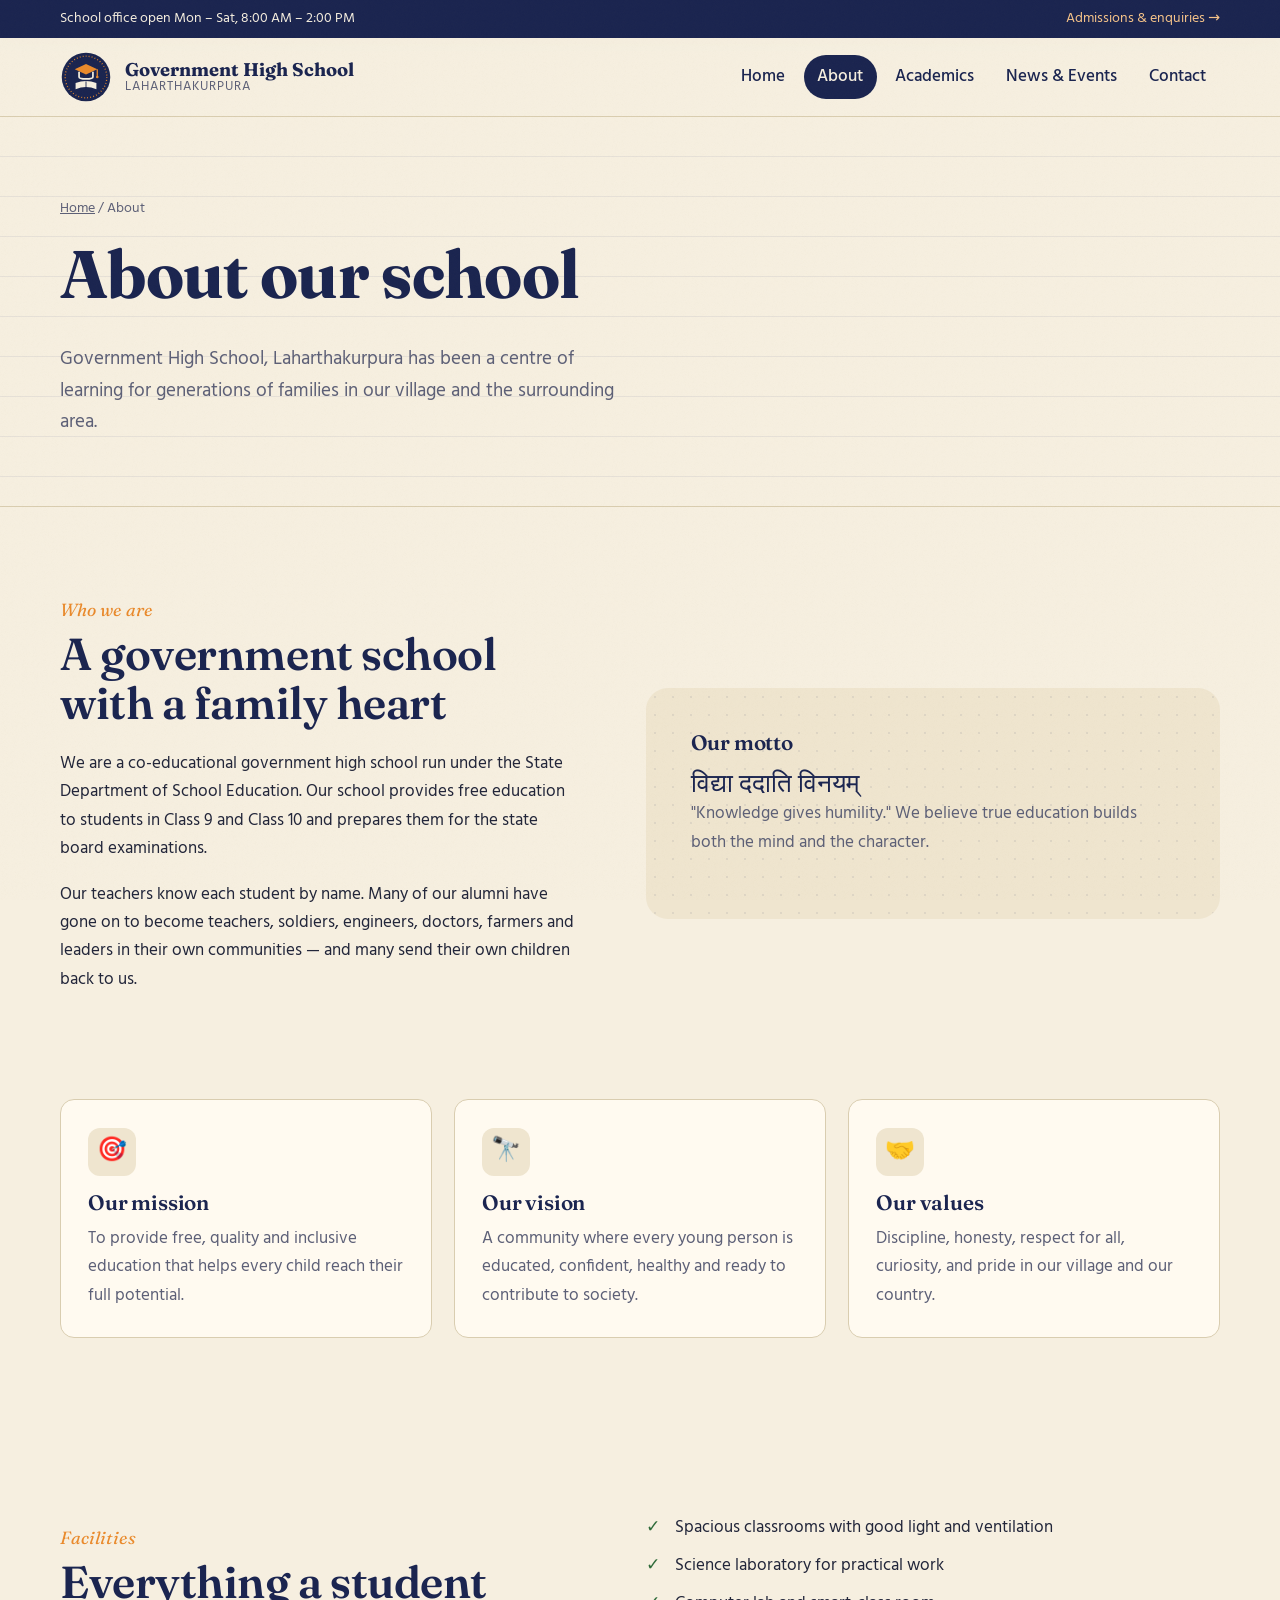
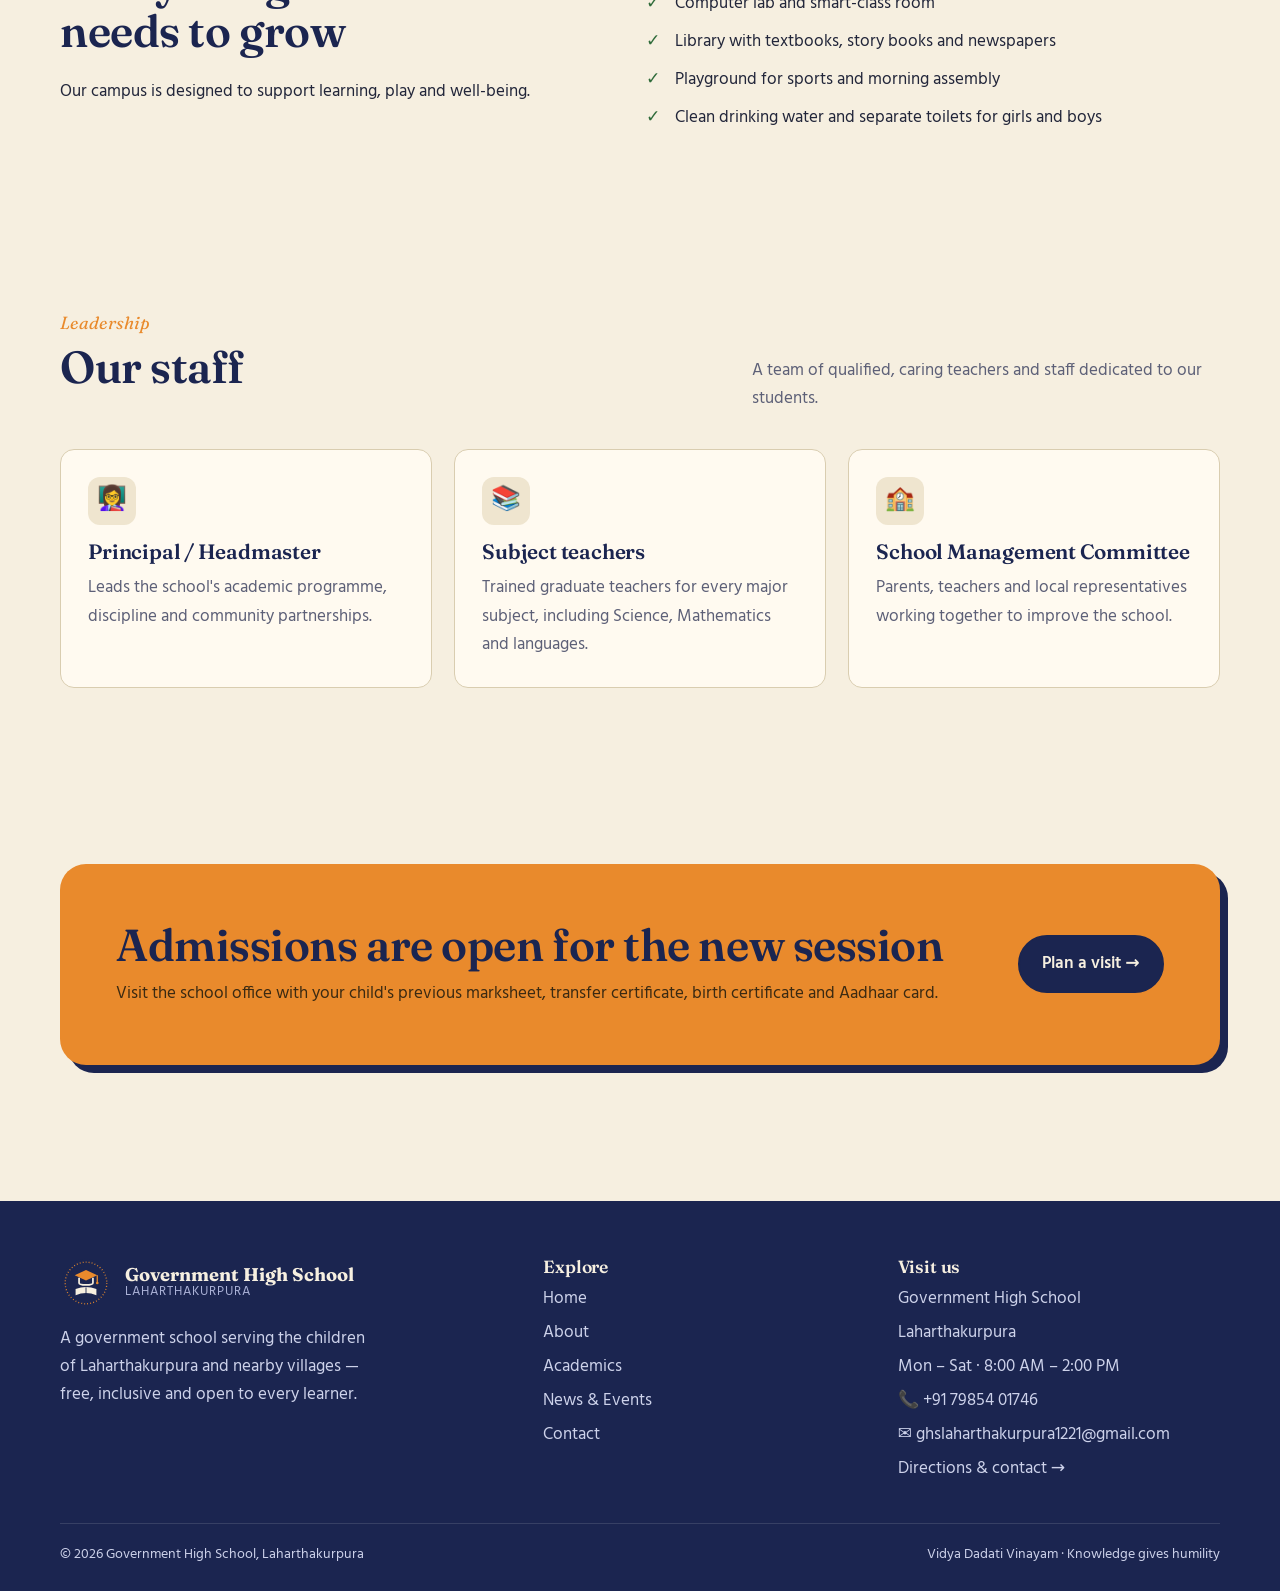
<file: about.html>
<!doctype html>
<html lang="en">
<head>
<meta charset="utf-8">
<meta name="viewport" content="width=device-width, initial-scale=1">
<title>About Us · Government High School, Laharthakurpura</title>
<meta name="description" content="History, vision and values of Government High School, Laharthakurpura.">
<link rel="icon" href="/favicon.svg" type="image/svg+xml">
<link rel="preconnect" href="https://fonts.googleapis.com">
<link rel="preconnect" href="https://fonts.gstatic.com" crossorigin>
<link href="https://fonts.googleapis.com/css2?family=Caveat:wght@500;700&family=Fraunces:ital,opsz,wght@0,9..144,500..700;1,9..144,500..700&family=Hind:wght@400;500;600&display=swap" rel="stylesheet">
<link rel="stylesheet" href="/assets/styles.css">
</head>
<body>
<a class="skip" href="#main">Skip to content</a>
<div class="strip"><div class="wrap">
  <span>School office open Mon – Sat, 8:00 AM – 2:00 PM</span>
  <span><a href="/contact.html">Admissions &amp; enquiries →</a></span>
</div></div>
<header class="site-header">
  <div class="wrap">
    <a class="brand" href="/">
      <img src="/assets/crest.svg" alt="" width="52" height="52">
      <span class="brand-text"><strong>Government High School</strong><span>Laharthakurpura</span></span>
    </a>
    <button class="nav-toggle" aria-expanded="false" aria-controls="site-nav">Menu</button>
    <nav class="nav" id="site-nav" aria-label="Main">
      <ul><li><a href="/">Home</a></li><li><a href="/about.html" aria-current="page">About</a></li><li><a href="/academics.html">Academics</a></li><li><a href="/news.html">News &amp; Events</a></li><li><a href="/contact.html">Contact</a></li></ul>
    </nav>
  </div>
</header>
<main id="main">


<section class="page-head">
  <div class="wrap">
    <div class="crumbs reveal"><a href="/">Home</a> / About</div>
    <h1 class="reveal d1">About our school</h1>
    <p class="reveal d2">Government High School, Laharthakurpura has been a centre of learning for generations of families in our village and the surrounding area.</p>
  </div>
</section>
<section>
  <div class="wrap split">
    <div class="on-scroll">
      <span class="kicker">Who we are</span>
      <h2>A government school with a family heart</h2>
      <p>We are a co-educational government high school run under the State Department of School Education. Our school provides free education to students in Class 9 and Class 10 and prepares them for the state board examinations.</p>
      <p>Our teachers know each student by name. Many of our alumni have gone on to become teachers, soldiers, engineers, doctors, farmers and leaders in their own communities — and many send their own children back to us.</p>
    </div>
    <div class="panel on-scroll">
      <h3>Our motto</h3>
      <p class="quote" style="border:0;padding:0;font-size:1.6rem">विद्या ददाति विनयम्</p>
      <p style="color:var(--muted)">"Knowledge gives humility." We believe true education builds both the mind and the character.</p>
    </div>
  </div>
</section>

<section style="padding-top:0">
  <div class="wrap">
    <div class="cards">
      <article class="card on-scroll"><div class="icon" aria-hidden="true">🎯</div><h3>Our mission</h3><p>To provide free, quality and inclusive education that helps every child reach their full potential.</p></article>
      <article class="card on-scroll"><div class="icon" aria-hidden="true">🔭</div><h3>Our vision</h3><p>A community where every young person is educated, confident, healthy and ready to contribute to society.</p></article>
      <article class="card on-scroll"><div class="icon" aria-hidden="true">🤝</div><h3>Our values</h3><p>Discipline, honesty, respect for all, curiosity, and pride in our village and our country.</p></article>
    </div>
  </div>
</section>

<section>
  <div class="wrap split">
    <div class="on-scroll">
      <span class="kicker">Facilities</span>
      <h2>Everything a student needs to grow</h2>
      <p>Our campus is designed to support learning, play and well-being.</p>
    </div>
    <ul class="ticks on-scroll">
      <li>Spacious classrooms with good light and ventilation</li>
      <li>Science laboratory for practical work</li>
      <li>Computer lab and smart-class room</li>
      <li>Library with textbooks, story books and newspapers</li>
      <li>Playground for sports and morning assembly</li>
      <li>Clean drinking water and separate toilets for girls and boys</li>
    </ul>
  </div>
</section>

<section>
  <div class="wrap">
    <div class="section-head on-scroll"><div><span class="kicker">Leadership</span><h2>Our staff</h2></div><p>A team of qualified, caring teachers and staff dedicated to our students.</p></div>
    <div class="cards">
      <article class="card on-scroll"><div class="icon" aria-hidden="true">👩‍🏫</div><h3>Principal / Headmaster</h3><p>Leads the school's academic programme, discipline and community partnerships.</p></article>
      <article class="card on-scroll"><div class="icon" aria-hidden="true">📚</div><h3>Subject teachers</h3><p>Trained graduate teachers for every major subject, including Science, Mathematics and languages.</p></article>
      <article class="card on-scroll"><div class="icon" aria-hidden="true">🏫</div><h3>School Management Committee</h3><p>Parents, teachers and local representatives working together to improve the school.</p></article>
    </div>
  </div>
</section>

<section>
  <div class="wrap">
    <div class="cta on-scroll">
      <div>
        <h2>Admissions are open for the new session</h2>
        <p>Visit the school office with your child's previous marksheet, transfer certificate, birth certificate and Aadhaar card.</p>
      </div>
      <a class="btn" href="/contact.html">Plan a visit →</a>
    </div>
  </div>
</section>
</main>
<footer class="site-footer">
  <div class="wrap">
    <div class="footer-grid">
      <div>
        <a class="brand" href="/" style="color:var(--paper)">
          <img src="/assets/crest.svg" alt="" width="52" height="52">
          <span class="brand-text"><strong>Government High School</strong><span style="color:#aab1d6">Laharthakurpura</span></span>
        </a>
        <p style="margin-top:1rem;max-width:36ch">A government school serving the children of Laharthakurpura and nearby villages — free, inclusive and open to every learner.</p>
      </div>
      <div>
        <h3>Explore</h3>
        <ul><li><a href="/">Home</a></li><li><a href="/about.html">About</a></li><li><a href="/academics.html">Academics</a></li><li><a href="/news.html">News &amp; Events</a></li><li><a href="/contact.html">Contact</a></li></ul>
      </div>
      <div>
        <h3>Visit us</h3>
        <ul>
          <li>Government High School</li>
          <li>Laharthakurpura</li>
          <li>Mon – Sat · 8:00 AM – 2:00 PM</li>
          <li><a href="tel:+917985401746">📞 +91 79854 01746</a></li>
          <li><a href="mailto:ghslaharthakurpura1221@gmail.com">✉️ ghslaharthakurpura1221@gmail.com</a></li>
          <li><a href="/contact.html">Directions &amp; contact →</a></li>
        </ul>
      </div>
    </div>
    <div class="footer-bottom">
      <span>© <span data-year></span> Government High School, Laharthakurpura</span>
      <span>Vidya Dadati Vinayam · Knowledge gives humility</span>
    </div>
  </div>
</footer>
<script src="/assets/main.js" defer></script>
</body>
</html>
</file>
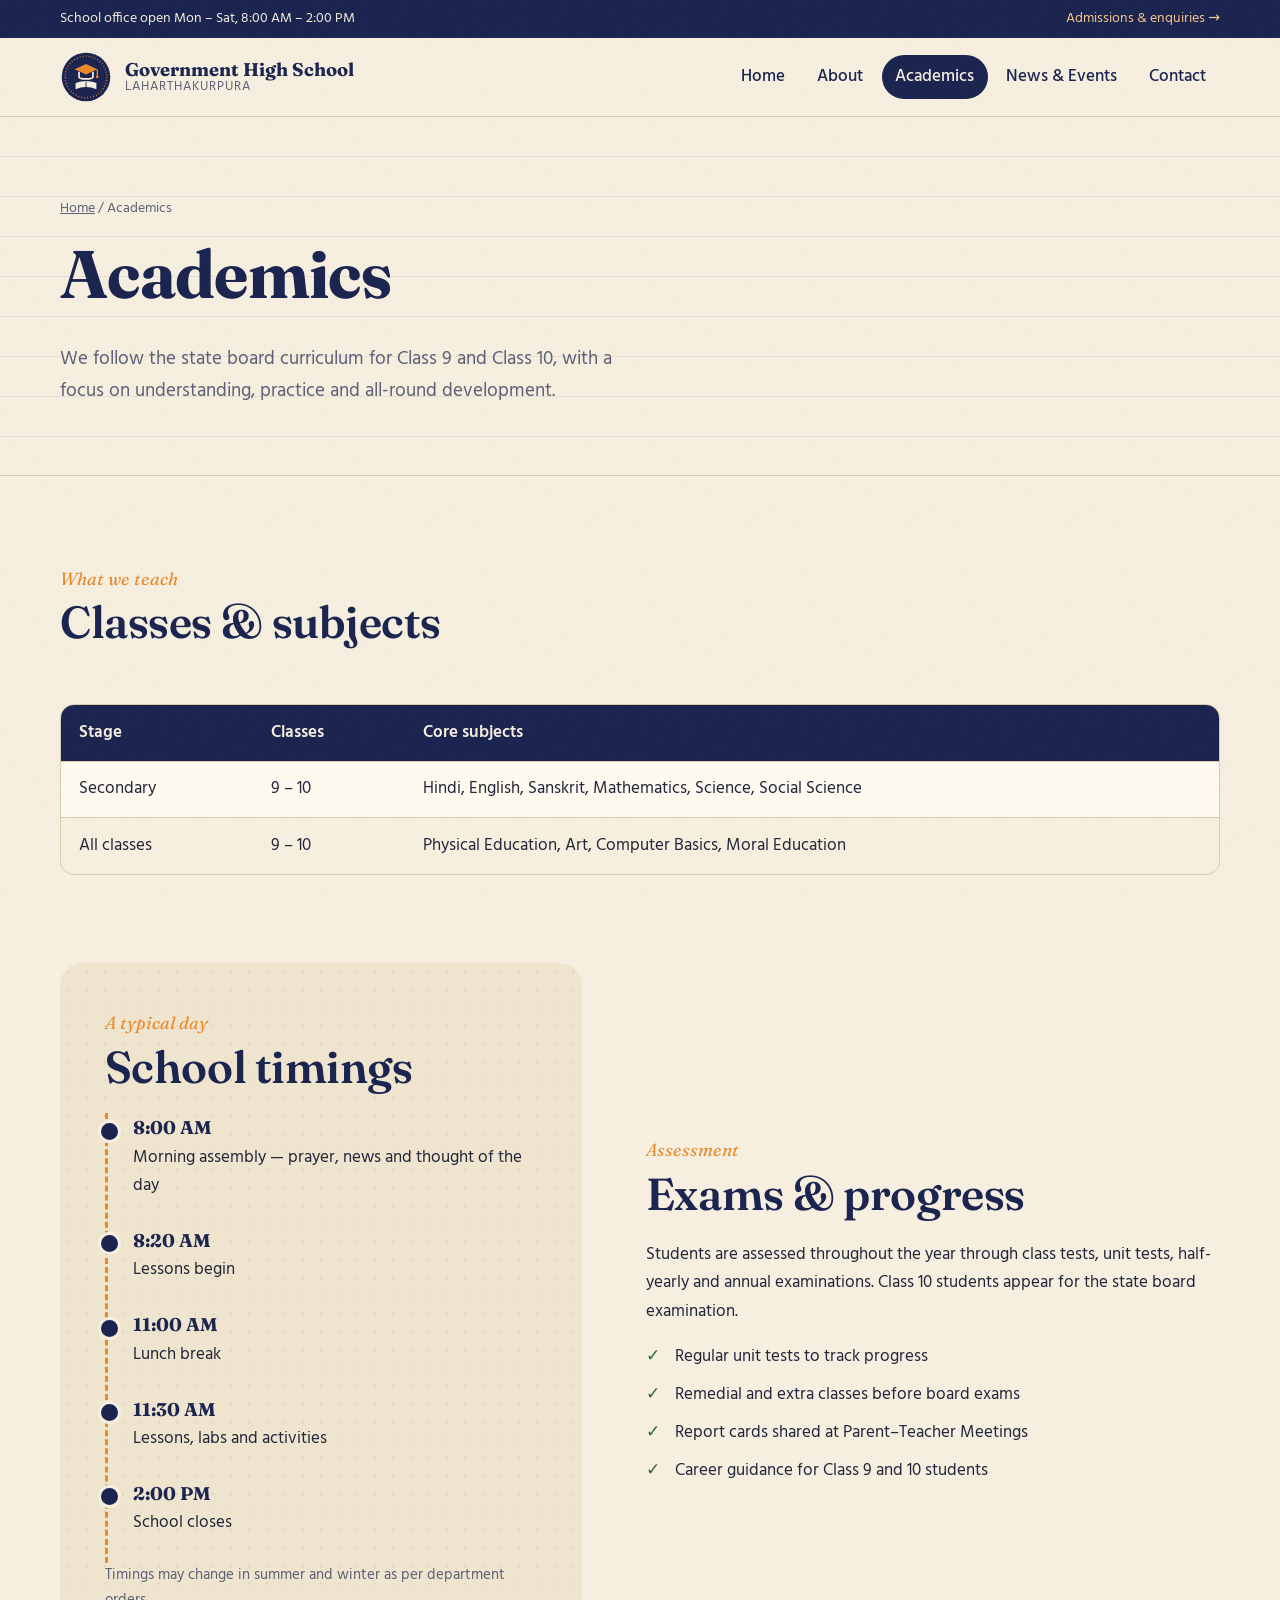
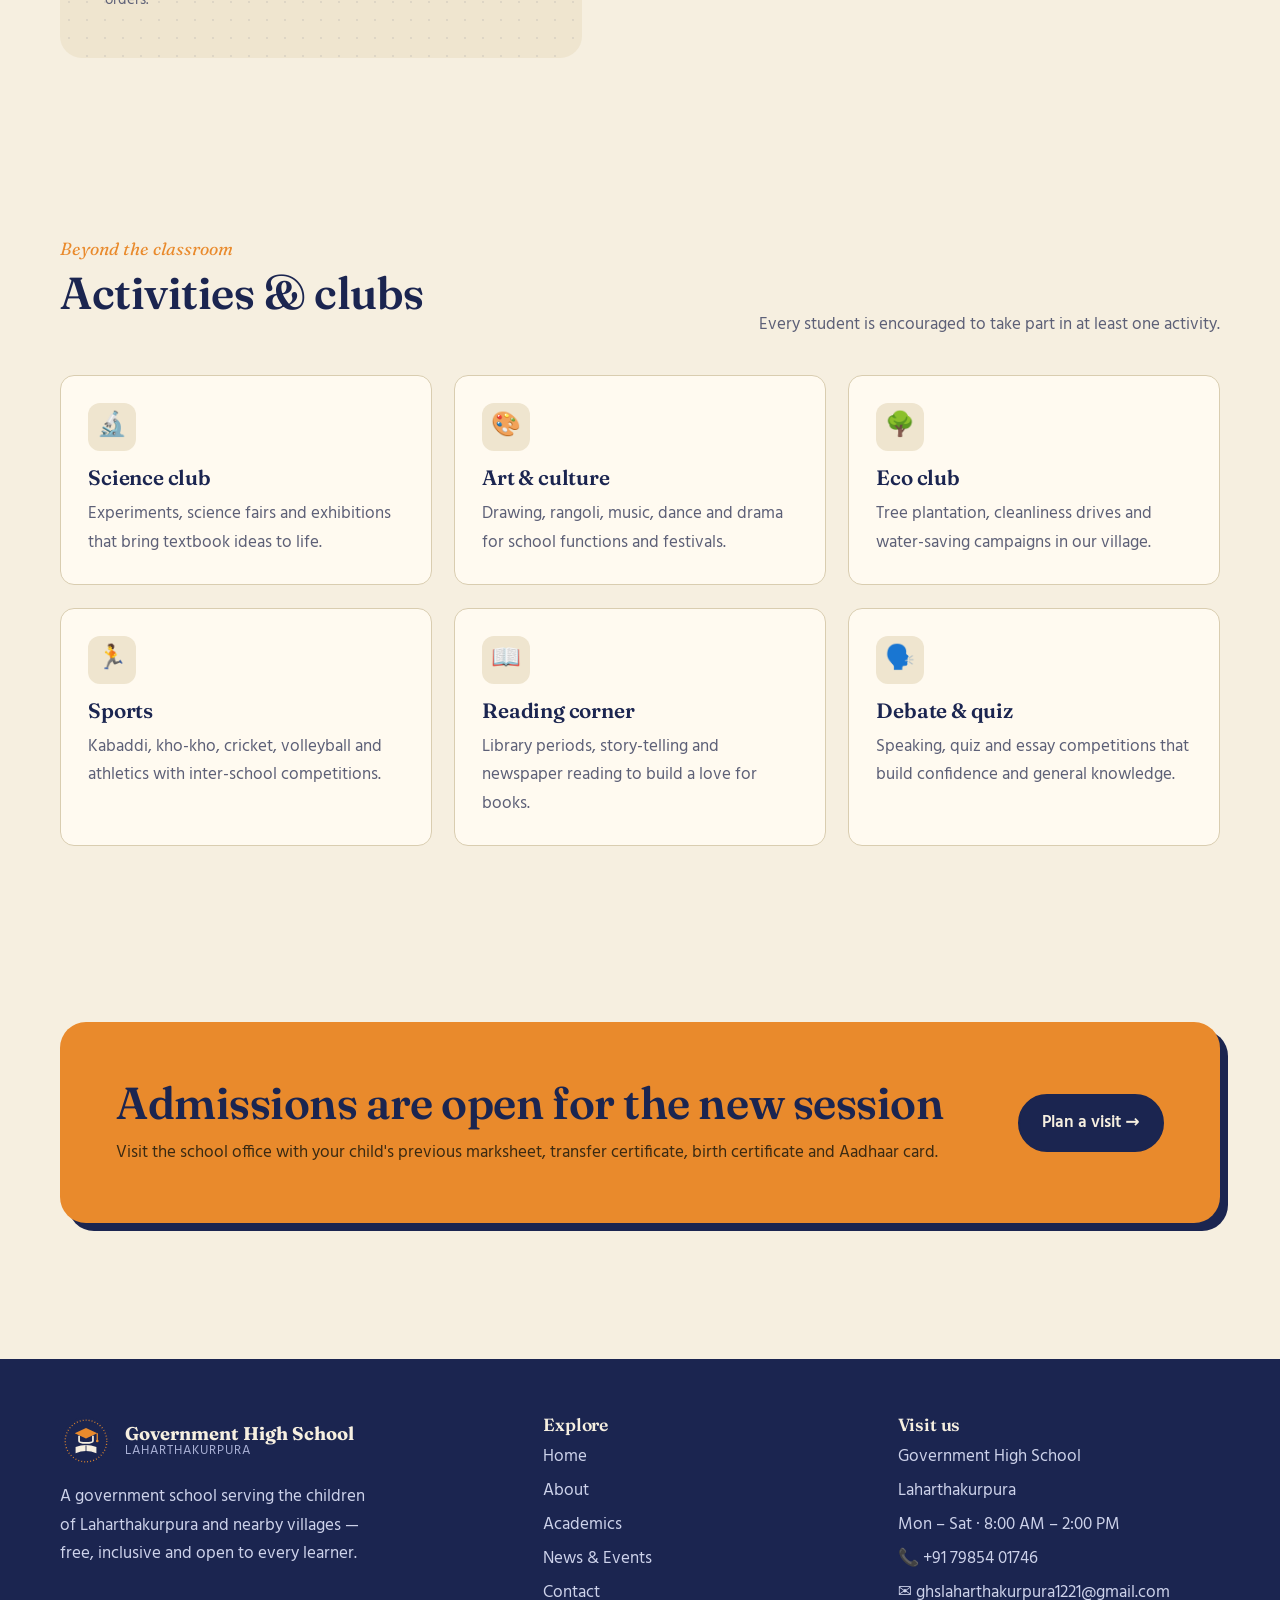
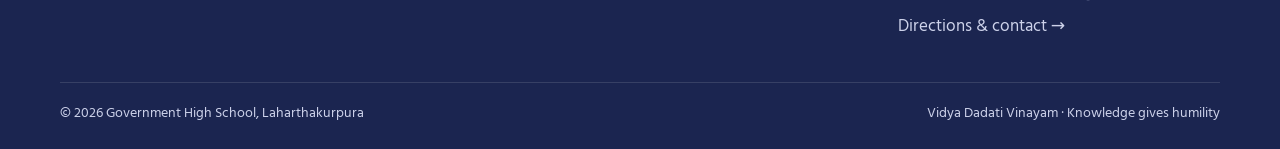
<file: academics.html>
<!doctype html>
<html lang="en">
<head>
<meta charset="utf-8">
<meta name="viewport" content="width=device-width, initial-scale=1">
<title>Academics · Government High School, Laharthakurpura</title>
<meta name="description" content="Classes, subjects, school timings and activities at Government High School, Laharthakurpura.">
<link rel="icon" href="/favicon.svg" type="image/svg+xml">
<link rel="preconnect" href="https://fonts.googleapis.com">
<link rel="preconnect" href="https://fonts.gstatic.com" crossorigin>
<link href="https://fonts.googleapis.com/css2?family=Caveat:wght@500;700&family=Fraunces:ital,opsz,wght@0,9..144,500..700;1,9..144,500..700&family=Hind:wght@400;500;600&display=swap" rel="stylesheet">
<link rel="stylesheet" href="/assets/styles.css">
</head>
<body>
<a class="skip" href="#main">Skip to content</a>
<div class="strip"><div class="wrap">
  <span>School office open Mon – Sat, 8:00 AM – 2:00 PM</span>
  <span><a href="/contact.html">Admissions &amp; enquiries →</a></span>
</div></div>
<header class="site-header">
  <div class="wrap">
    <a class="brand" href="/">
      <img src="/assets/crest.svg" alt="" width="52" height="52">
      <span class="brand-text"><strong>Government High School</strong><span>Laharthakurpura</span></span>
    </a>
    <button class="nav-toggle" aria-expanded="false" aria-controls="site-nav">Menu</button>
    <nav class="nav" id="site-nav" aria-label="Main">
      <ul><li><a href="/">Home</a></li><li><a href="/about.html">About</a></li><li><a href="/academics.html" aria-current="page">Academics</a></li><li><a href="/news.html">News &amp; Events</a></li><li><a href="/contact.html">Contact</a></li></ul>
    </nav>
  </div>
</header>
<main id="main">


<section class="page-head">
  <div class="wrap">
    <div class="crumbs reveal"><a href="/">Home</a> / Academics</div>
    <h1 class="reveal d1">Academics</h1>
    <p class="reveal d2">We follow the state board curriculum for Class 9 and Class 10, with a focus on understanding, practice and all-round development.</p>
  </div>
</section>
<section>
  <div class="wrap">
    <div class="section-head on-scroll"><div><span class="kicker">What we teach</span><h2>Classes &amp; subjects</h2></div></div>
    <div class="table-wrap on-scroll">
      <table>
        <thead><tr><th>Stage</th><th>Classes</th><th>Core subjects</th></tr></thead>
        <tbody>
          <tr><td>Secondary</td><td>9 – 10</td><td>Hindi, English, Sanskrit, Mathematics, Science, Social Science</td></tr>
          <tr><td>All classes</td><td>9 – 10</td><td>Physical Education, Art, Computer Basics, Moral Education</td></tr>
        </tbody>
      </table>
    </div>
  </div>
</section>

<section style="padding-top:0">
  <div class="wrap split">
    <div class="panel on-scroll">
      <span class="kicker">A typical day</span>
      <h2>School timings</h2>
      <ol class="timeline">
        <li><strong>8:00 AM</strong>Morning assembly — prayer, news and thought of the day</li>
        <li><strong>8:20 AM</strong>Lessons begin</li>
        <li><strong>11:00 AM</strong>Lunch break</li>
        <li><strong>11:30 AM</strong>Lessons, labs and activities</li>
        <li><strong>2:00 PM</strong>School closes</li>
      </ol>
      <p style="color:var(--muted);font-size:.95rem;margin:0">Timings may change in summer and winter as per department orders.</p>
    </div>
    <div class="on-scroll">
      <span class="kicker">Assessment</span>
      <h2>Exams &amp; progress</h2>
      <p>Students are assessed throughout the year through class tests, unit tests, half-yearly and annual examinations. Class 10 students appear for the state board examination.</p>
      <ul class="ticks">
        <li>Regular unit tests to track progress</li>
        <li>Remedial and extra classes before board exams</li>
        <li>Report cards shared at Parent–Teacher Meetings</li>
        <li>Career guidance for Class 9 and 10 students</li>
      </ul>
    </div>
  </div>
</section>

<section>
  <div class="wrap">
    <div class="section-head on-scroll"><div><span class="kicker">Beyond the classroom</span><h2>Activities &amp; clubs</h2></div><p>Every student is encouraged to take part in at least one activity.</p></div>
    <div class="cards">
      <article class="card on-scroll"><div class="icon" aria-hidden="true">🔬</div><h3>Science club</h3><p>Experiments, science fairs and exhibitions that bring textbook ideas to life.</p></article>
      <article class="card on-scroll"><div class="icon" aria-hidden="true">🎨</div><h3>Art &amp; culture</h3><p>Drawing, rangoli, music, dance and drama for school functions and festivals.</p></article>
      <article class="card on-scroll"><div class="icon" aria-hidden="true">🌳</div><h3>Eco club</h3><p>Tree plantation, cleanliness drives and water-saving campaigns in our village.</p></article>
      <article class="card on-scroll"><div class="icon" aria-hidden="true">🏃</div><h3>Sports</h3><p>Kabaddi, kho-kho, cricket, volleyball and athletics with inter-school competitions.</p></article>
      <article class="card on-scroll"><div class="icon" aria-hidden="true">📖</div><h3>Reading corner</h3><p>Library periods, story-telling and newspaper reading to build a love for books.</p></article>
      <article class="card on-scroll"><div class="icon" aria-hidden="true">🗣️</div><h3>Debate &amp; quiz</h3><p>Speaking, quiz and essay competitions that build confidence and general knowledge.</p></article>
    </div>
  </div>
</section>

<section>
  <div class="wrap">
    <div class="cta on-scroll">
      <div>
        <h2>Admissions are open for the new session</h2>
        <p>Visit the school office with your child's previous marksheet, transfer certificate, birth certificate and Aadhaar card.</p>
      </div>
      <a class="btn" href="/contact.html">Plan a visit →</a>
    </div>
  </div>
</section>
</main>
<footer class="site-footer">
  <div class="wrap">
    <div class="footer-grid">
      <div>
        <a class="brand" href="/" style="color:var(--paper)">
          <img src="/assets/crest.svg" alt="" width="52" height="52">
          <span class="brand-text"><strong>Government High School</strong><span style="color:#aab1d6">Laharthakurpura</span></span>
        </a>
        <p style="margin-top:1rem;max-width:36ch">A government school serving the children of Laharthakurpura and nearby villages — free, inclusive and open to every learner.</p>
      </div>
      <div>
        <h3>Explore</h3>
        <ul><li><a href="/">Home</a></li><li><a href="/about.html">About</a></li><li><a href="/academics.html">Academics</a></li><li><a href="/news.html">News &amp; Events</a></li><li><a href="/contact.html">Contact</a></li></ul>
      </div>
      <div>
        <h3>Visit us</h3>
        <ul>
          <li>Government High School</li>
          <li>Laharthakurpura</li>
          <li>Mon – Sat · 8:00 AM – 2:00 PM</li>
          <li><a href="tel:+917985401746">📞 +91 79854 01746</a></li>
          <li><a href="mailto:ghslaharthakurpura1221@gmail.com">✉️ ghslaharthakurpura1221@gmail.com</a></li>
          <li><a href="/contact.html">Directions &amp; contact →</a></li>
        </ul>
      </div>
    </div>
    <div class="footer-bottom">
      <span>© <span data-year></span> Government High School, Laharthakurpura</span>
      <span>Vidya Dadati Vinayam · Knowledge gives humility</span>
    </div>
  </div>
</footer>
<script src="/assets/main.js" defer></script>
</body>
</html>
</file>
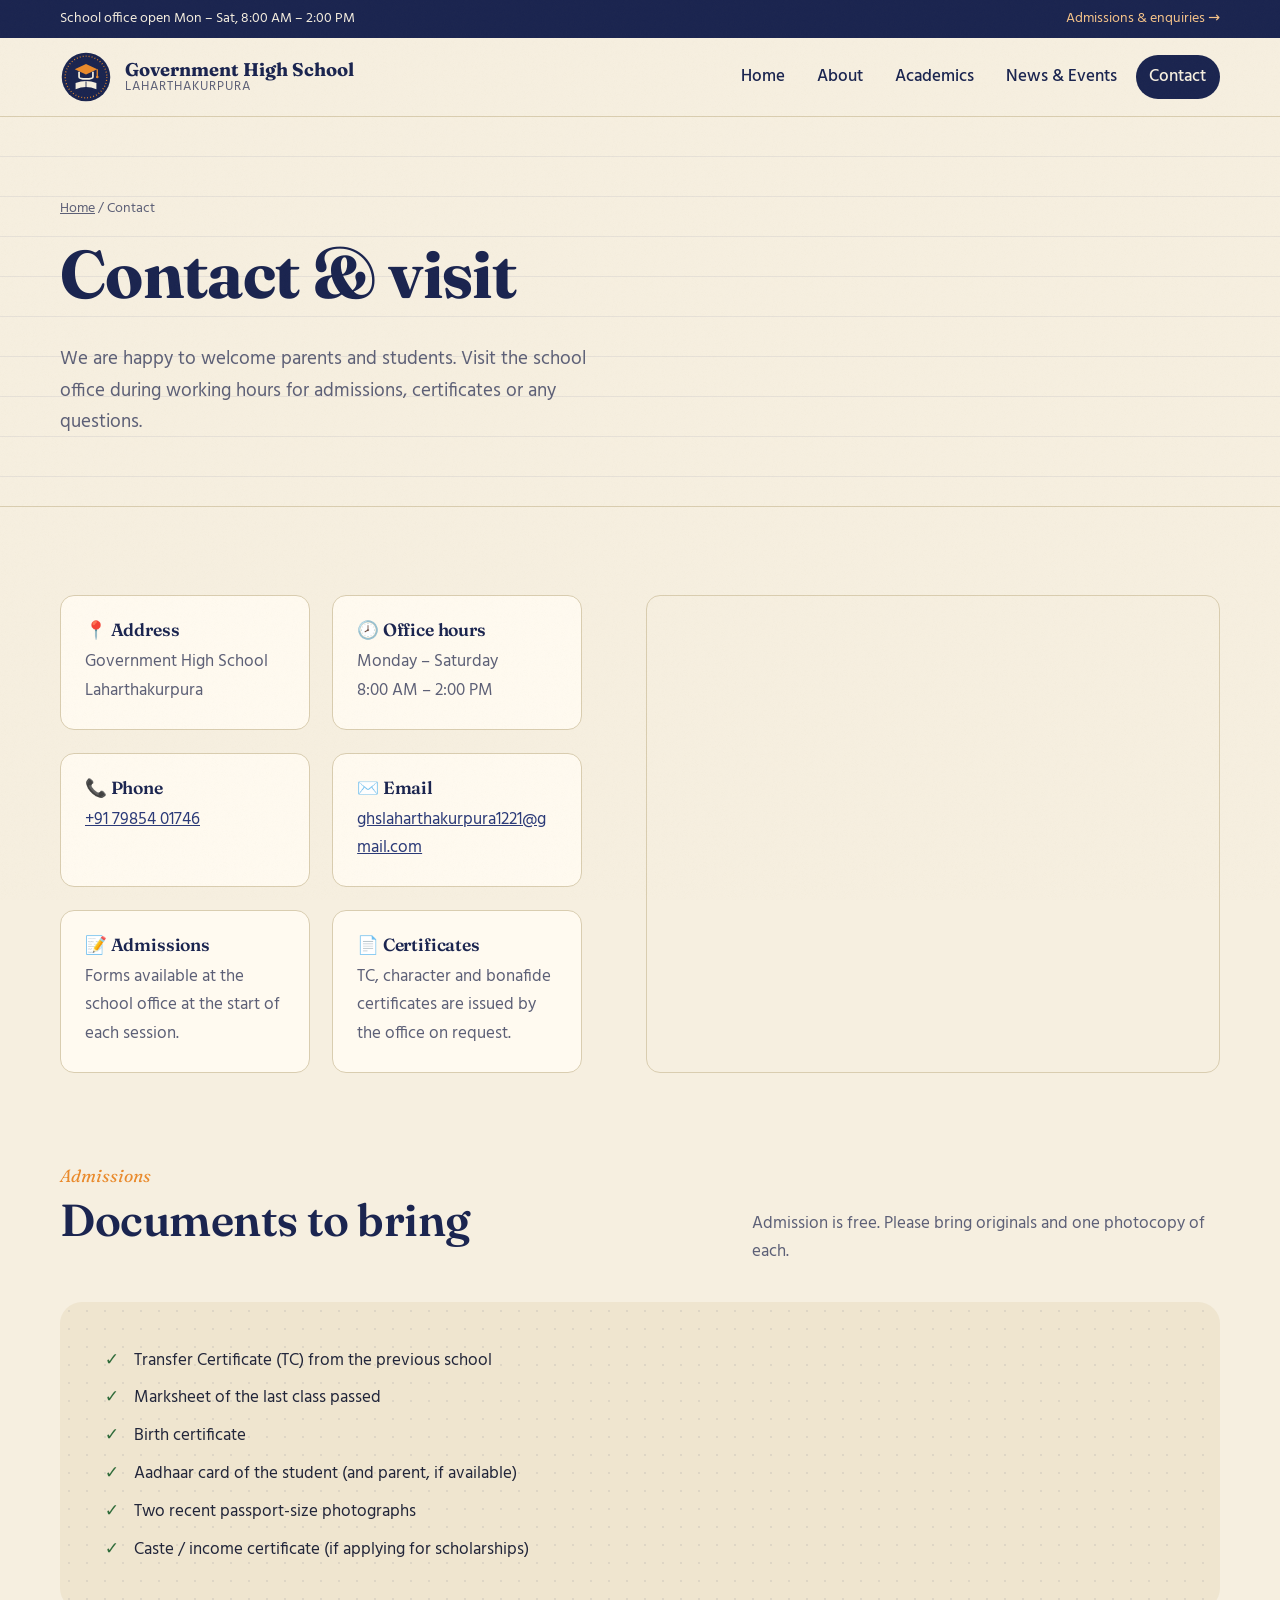
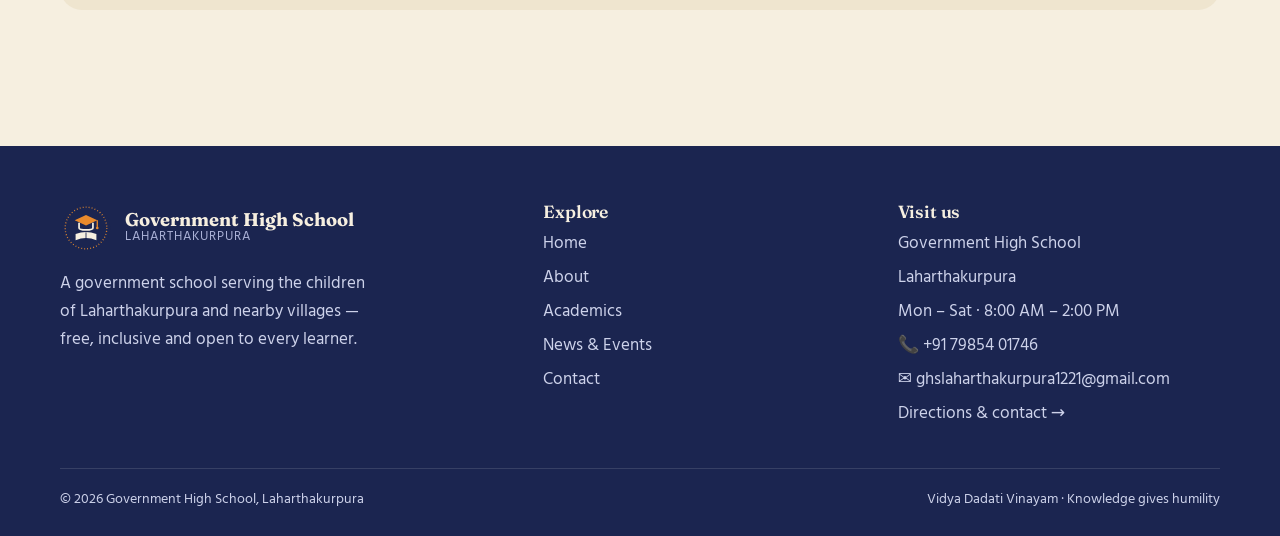
<file: contact.html>
<!doctype html>
<html lang="en">
<head>
<meta charset="utf-8">
<meta name="viewport" content="width=device-width, initial-scale=1">
<title>Contact · Government High School, Laharthakurpura</title>
<meta name="description" content="How to reach and contact Government High School, Laharthakurpura, and admission information.">
<link rel="icon" href="/favicon.svg" type="image/svg+xml">
<link rel="preconnect" href="https://fonts.googleapis.com">
<link rel="preconnect" href="https://fonts.gstatic.com" crossorigin>
<link href="https://fonts.googleapis.com/css2?family=Caveat:wght@500;700&family=Fraunces:ital,opsz,wght@0,9..144,500..700;1,9..144,500..700&family=Hind:wght@400;500;600&display=swap" rel="stylesheet">
<link rel="stylesheet" href="/assets/styles.css">
</head>
<body>
<a class="skip" href="#main">Skip to content</a>
<div class="strip"><div class="wrap">
  <span>School office open Mon – Sat, 8:00 AM – 2:00 PM</span>
  <span><a href="/contact.html">Admissions &amp; enquiries →</a></span>
</div></div>
<header class="site-header">
  <div class="wrap">
    <a class="brand" href="/">
      <img src="/assets/crest.svg" alt="" width="52" height="52">
      <span class="brand-text"><strong>Government High School</strong><span>Laharthakurpura</span></span>
    </a>
    <button class="nav-toggle" aria-expanded="false" aria-controls="site-nav">Menu</button>
    <nav class="nav" id="site-nav" aria-label="Main">
      <ul><li><a href="/">Home</a></li><li><a href="/about.html">About</a></li><li><a href="/academics.html">Academics</a></li><li><a href="/news.html">News &amp; Events</a></li><li><a href="/contact.html" aria-current="page">Contact</a></li></ul>
    </nav>
  </div>
</header>
<main id="main">


<section class="page-head">
  <div class="wrap">
    <div class="crumbs reveal"><a href="/">Home</a> / Contact</div>
    <h1 class="reveal d1">Contact &amp; visit</h1>
    <p class="reveal d2">We are happy to welcome parents and students. Visit the school office during working hours for admissions, certificates or any questions.</p>
  </div>
</section>
<section>
  <div class="wrap split" style="align-items:stretch">
    <div class="contact-grid">
      <div class="contact-item on-scroll"><h3>📍 Address</h3><p>Government High School<br>Laharthakurpura</p></div>
      <div class="contact-item on-scroll"><h3>🕗 Office hours</h3><p>Monday – Saturday<br>8:00 AM – 2:00 PM</p></div>
      <div class="contact-item on-scroll"><h3>📞 Phone</h3><p><a href="tel:+917985401746">+91 79854 01746</a></p></div>
      <div class="contact-item on-scroll"><h3>✉️ Email</h3><p><a href="mailto:ghslaharthakurpura1221@gmail.com" style="word-break:break-all">ghslaharthakurpura1221@gmail.com</a></p></div>
      <div class="contact-item on-scroll"><h3>📝 Admissions</h3><p>Forms available at the school office at the start of each session.</p></div>
      <div class="contact-item on-scroll"><h3>📄 Certificates</h3><p>TC, character and bonafide certificates are issued by the office on request.</p></div>
    </div>
    <div class="map on-scroll">
      <iframe title="Map showing Laharthakurpura" loading="lazy" referrerpolicy="no-referrer-when-downgrade"
        src="https://maps.google.com/maps?q=Government%20High%20School%20Laharthakurpura&output=embed"></iframe>
    </div>
  </div>
</section>
<section style="padding-top:0">
  <div class="wrap">
    <div class="section-head on-scroll"><div><span class="kicker">Admissions</span><h2>Documents to bring</h2></div><p>Admission is free. Please bring originals and one photocopy of each.</p></div>
    <div class="panel on-scroll">
      <ul class="ticks">
        <li>Transfer Certificate (TC) from the previous school</li>
        <li>Marksheet of the last class passed</li>
        <li>Birth certificate</li>
        <li>Aadhaar card of the student (and parent, if available)</li>
        <li>Two recent passport-size photographs</li>
        <li>Caste / income certificate (if applying for scholarships)</li>
      </ul>
    </div>
  </div>
</section>
</main>
<footer class="site-footer">
  <div class="wrap">
    <div class="footer-grid">
      <div>
        <a class="brand" href="/" style="color:var(--paper)">
          <img src="/assets/crest.svg" alt="" width="52" height="52">
          <span class="brand-text"><strong>Government High School</strong><span style="color:#aab1d6">Laharthakurpura</span></span>
        </a>
        <p style="margin-top:1rem;max-width:36ch">A government school serving the children of Laharthakurpura and nearby villages — free, inclusive and open to every learner.</p>
      </div>
      <div>
        <h3>Explore</h3>
        <ul><li><a href="/">Home</a></li><li><a href="/about.html">About</a></li><li><a href="/academics.html">Academics</a></li><li><a href="/news.html">News &amp; Events</a></li><li><a href="/contact.html">Contact</a></li></ul>
      </div>
      <div>
        <h3>Visit us</h3>
        <ul>
          <li>Government High School</li>
          <li>Laharthakurpura</li>
          <li>Mon – Sat · 8:00 AM – 2:00 PM</li>
          <li><a href="tel:+917985401746">📞 +91 79854 01746</a></li>
          <li><a href="mailto:ghslaharthakurpura1221@gmail.com">✉️ ghslaharthakurpura1221@gmail.com</a></li>
          <li><a href="/contact.html">Directions &amp; contact →</a></li>
        </ul>
      </div>
    </div>
    <div class="footer-bottom">
      <span>© <span data-year></span> Government High School, Laharthakurpura</span>
      <span>Vidya Dadati Vinayam · Knowledge gives humility</span>
    </div>
  </div>
</footer>
<script src="/assets/main.js" defer></script>
</body>
</html>
</file>
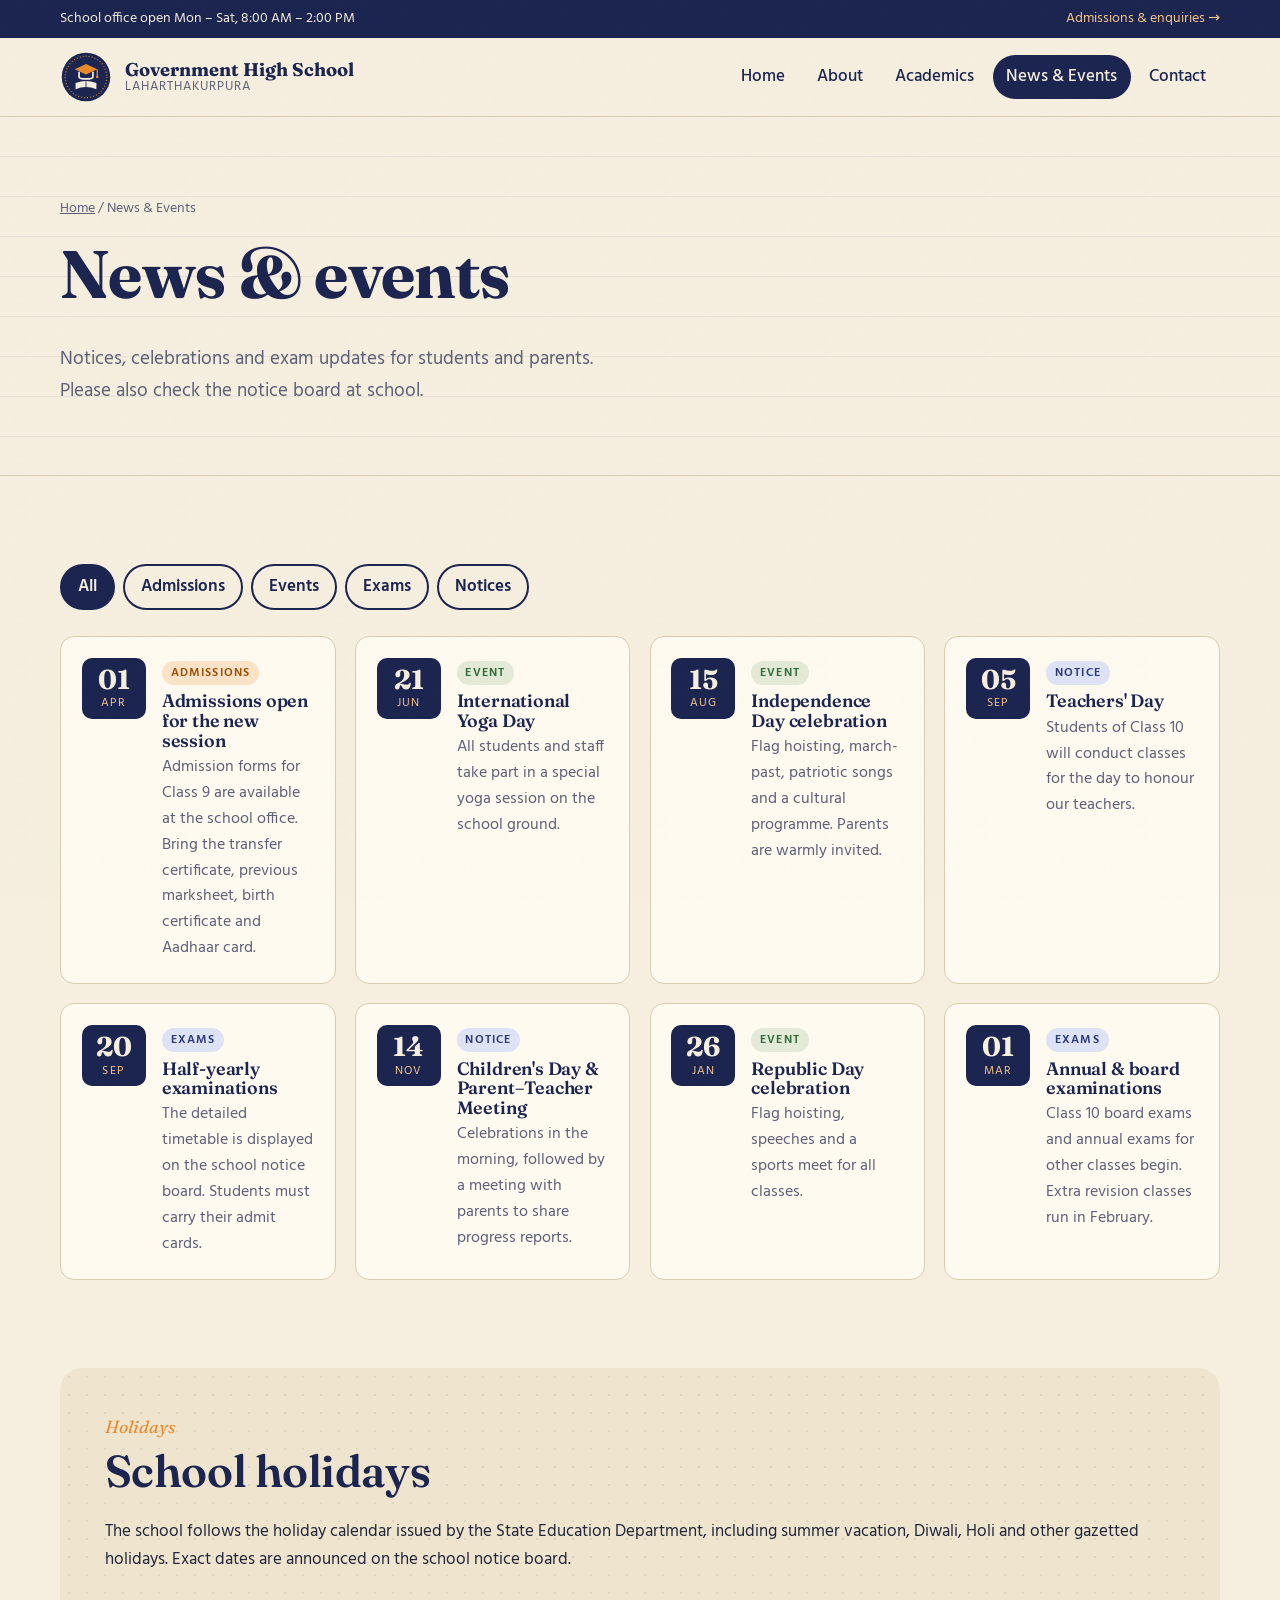
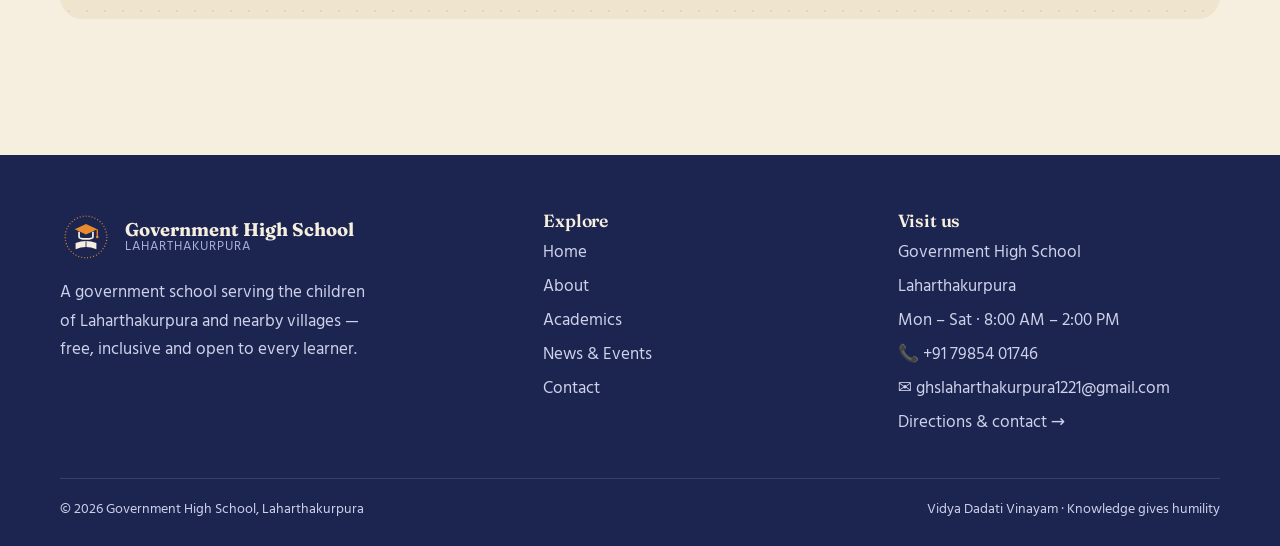
<file: news.html>
<!doctype html>
<html lang="en">
<head>
<meta charset="utf-8">
<meta name="viewport" content="width=device-width, initial-scale=1">
<title>News & Events · Government High School, Laharthakurpura</title>
<meta name="description" content="Latest notices, events and exam updates from Government High School, Laharthakurpura.">
<link rel="icon" href="/favicon.svg" type="image/svg+xml">
<link rel="preconnect" href="https://fonts.googleapis.com">
<link rel="preconnect" href="https://fonts.gstatic.com" crossorigin>
<link href="https://fonts.googleapis.com/css2?family=Caveat:wght@500;700&family=Fraunces:ital,opsz,wght@0,9..144,500..700;1,9..144,500..700&family=Hind:wght@400;500;600&display=swap" rel="stylesheet">
<link rel="stylesheet" href="/assets/styles.css">
</head>
<body>
<a class="skip" href="#main">Skip to content</a>
<div class="strip"><div class="wrap">
  <span>School office open Mon – Sat, 8:00 AM – 2:00 PM</span>
  <span><a href="/contact.html">Admissions &amp; enquiries →</a></span>
</div></div>
<header class="site-header">
  <div class="wrap">
    <a class="brand" href="/">
      <img src="/assets/crest.svg" alt="" width="52" height="52">
      <span class="brand-text"><strong>Government High School</strong><span>Laharthakurpura</span></span>
    </a>
    <button class="nav-toggle" aria-expanded="false" aria-controls="site-nav">Menu</button>
    <nav class="nav" id="site-nav" aria-label="Main">
      <ul><li><a href="/">Home</a></li><li><a href="/about.html">About</a></li><li><a href="/academics.html">Academics</a></li><li><a href="/news.html" aria-current="page">News &amp; Events</a></li><li><a href="/contact.html">Contact</a></li></ul>
    </nav>
  </div>
</header>
<main id="main">


<section class="page-head">
  <div class="wrap">
    <div class="crumbs reveal"><a href="/">Home</a> / News &amp; Events</div>
    <h1 class="reveal d1">News &amp; events</h1>
    <p class="reveal d2">Notices, celebrations and exam updates for students and parents. Please also check the notice board at school.</p>
  </div>
</section>
<section>
  <div class="wrap">
    <div class="filters" role="group" aria-label="Filter notices">
      <button data-filter="all" aria-pressed="true">All</button>
      <button data-filter="admissions" aria-pressed="false">Admissions</button>
      <button data-filter="event" aria-pressed="false">Events</button>
      <button data-filter="exams" aria-pressed="false">Exams</button>
      <button data-filter="notice" aria-pressed="false">Notices</button>
    </div>
    <div class="notices">
      <article class="notice" data-cat="admissions"><div class="date"><b>01</b><small>Apr</small></div><div><span class="tag orange">Admissions</span><h3>Admissions open for the new session</h3><p>Admission forms for Class 9 are available at the school office. Bring the transfer certificate, previous marksheet, birth certificate and Aadhaar card.</p></div></article>
      <article class="notice" data-cat="event"><div class="date"><b>21</b><small>Jun</small></div><div><span class="tag ">Event</span><h3>International Yoga Day</h3><p>All students and staff take part in a special yoga session on the school ground.</p></div></article>
      <article class="notice" data-cat="event"><div class="date"><b>15</b><small>Aug</small></div><div><span class="tag ">Event</span><h3>Independence Day celebration</h3><p>Flag hoisting, march-past, patriotic songs and a cultural programme. Parents are warmly invited.</p></div></article>
      <article class="notice" data-cat="notice"><div class="date"><b>05</b><small>Sep</small></div><div><span class="tag blue">Notice</span><h3>Teachers' Day</h3><p>Students of Class 10 will conduct classes for the day to honour our teachers.</p></div></article>
      <article class="notice" data-cat="exams"><div class="date"><b>20</b><small>Sep</small></div><div><span class="tag blue">Exams</span><h3>Half-yearly examinations</h3><p>The detailed timetable is displayed on the school notice board. Students must carry their admit cards.</p></div></article>
      <article class="notice" data-cat="notice"><div class="date"><b>14</b><small>Nov</small></div><div><span class="tag blue">Notice</span><h3>Children's Day &amp; Parent–Teacher Meeting</h3><p>Celebrations in the morning, followed by a meeting with parents to share progress reports.</p></div></article>
      <article class="notice" data-cat="event"><div class="date"><b>26</b><small>Jan</small></div><div><span class="tag ">Event</span><h3>Republic Day celebration</h3><p>Flag hoisting, speeches and a sports meet for all classes.</p></div></article>
      <article class="notice" data-cat="exams"><div class="date"><b>01</b><small>Mar</small></div><div><span class="tag blue">Exams</span><h3>Annual &amp; board examinations</h3><p>Class 10 board exams and annual exams for other classes begin. Extra revision classes run in February.</p></div></article>
    </div>
    <p class="empty">No notices in this category right now. Check back soon.</p>
  </div>
</section>
<section style="padding-top:0">
  <div class="wrap">
    <div class="panel on-scroll">
      <span class="kicker">Holidays</span>
      <h2>School holidays</h2>
      <p style="margin:0">The school follows the holiday calendar issued by the State Education Department, including summer vacation, Diwali, Holi and other gazetted holidays. Exact dates are announced on the school notice board.</p>
    </div>
  </div>
</section>
</main>
<footer class="site-footer">
  <div class="wrap">
    <div class="footer-grid">
      <div>
        <a class="brand" href="/" style="color:var(--paper)">
          <img src="/assets/crest.svg" alt="" width="52" height="52">
          <span class="brand-text"><strong>Government High School</strong><span style="color:#aab1d6">Laharthakurpura</span></span>
        </a>
        <p style="margin-top:1rem;max-width:36ch">A government school serving the children of Laharthakurpura and nearby villages — free, inclusive and open to every learner.</p>
      </div>
      <div>
        <h3>Explore</h3>
        <ul><li><a href="/">Home</a></li><li><a href="/about.html">About</a></li><li><a href="/academics.html">Academics</a></li><li><a href="/news.html">News &amp; Events</a></li><li><a href="/contact.html">Contact</a></li></ul>
      </div>
      <div>
        <h3>Visit us</h3>
        <ul>
          <li>Government High School</li>
          <li>Laharthakurpura</li>
          <li>Mon – Sat · 8:00 AM – 2:00 PM</li>
          <li><a href="tel:+917985401746">📞 +91 79854 01746</a></li>
          <li><a href="mailto:ghslaharthakurpura1221@gmail.com">✉️ ghslaharthakurpura1221@gmail.com</a></li>
          <li><a href="/contact.html">Directions &amp; contact →</a></li>
        </ul>
      </div>
    </div>
    <div class="footer-bottom">
      <span>© <span data-year></span> Government High School, Laharthakurpura</span>
      <span>Vidya Dadati Vinayam · Knowledge gives humility</span>
    </div>
  </div>
</footer>
<script src="/assets/main.js" defer></script>
</body>
</html>
</file>
<file: assets/styles.css>
:root {
  --ink: #1b2550;
  --ink-2: #2b3a78;
  --saffron: #e98a2c;
  --saffron-soft: #f6c48a;
  --leaf: #2f6b3a;
  --paper: #f6efe0;
  --paper-2: #efe5cf;
  --line: #d9cdb0;
  --text: #22263a;
  --muted: #5d6077;
  --chalk: #233a2e;
  --radius: 14px;
  --display: "Fraunces", Georgia, serif;
  --body: "Hind", system-ui, sans-serif;
  --wrap: min(1160px, 92vw);
}

* { box-sizing: border-box; }
html { scroll-behavior: smooth; }
body {
  margin: 0;
  font-family: var(--body);
  font-size: 1.075rem;
  line-height: 1.65;
  color: var(--text);
  background: var(--paper);
}
body::before {
  content: "";
  position: fixed; inset: 0;
  pointer-events: none;
  z-index: 100;
  opacity: .35;
  background-image: url("data:image/svg+xml,%3Csvg xmlns='http://www.w3.org/2000/svg' width='160' height='160'%3E%3Cfilter id='n'%3E%3CfeTurbulence baseFrequency='.9' numOctaves='2'/%3E%3CfeColorMatrix values='0 0 0 0 0.4 0 0 0 0 0.3 0 0 0 0 0.1 0 0 0 .08 0'/%3E%3C/filter%3E%3Crect width='100%25' height='100%25' filter='url(%23n)'/%3E%3C/svg%3E");
}
[hidden] { display: none !important; }
img { max-width: 100%; height: auto; display: block; }
a { color: var(--ink-2); }
a:focus-visible, button:focus-visible { outline: 3px solid var(--saffron); outline-offset: 3px; border-radius: 4px; }
h1, h2, h3 { font-family: var(--display); color: var(--ink); line-height: 1.1; margin: 0 0 .5em; font-weight: 600; letter-spacing: -.01em; }
h1 { font-size: clamp(2.5rem, 6.5vw, 5.2rem); font-weight: 700; }
h2 { font-size: clamp(1.8rem, 3.6vw, 2.8rem); }
h3 { font-size: 1.3rem; }
p { margin: 0 0 1em; }
.wrap { width: var(--wrap); margin-inline: auto; }
.skip { position: absolute; left: -999px; top: 0; background: var(--ink); color: #fff; padding: .6rem 1rem; z-index: 200; }
.skip:focus { left: 1rem; top: 1rem; }

/* ---------- Top strip & header ---------- */
.strip {
  background: var(--ink);
  color: var(--paper);
  font-size: .9rem;
}
.strip .wrap { display: flex; justify-content: space-between; gap: 1rem; padding: .45rem 0; flex-wrap: wrap; }
.strip a { color: var(--saffron-soft); text-decoration: none; }

.site-header {
  position: sticky; top: 0; z-index: 50;
  background: rgba(246, 239, 224, .92);
  backdrop-filter: blur(8px);
  border-bottom: 1px solid var(--line);
}
.site-header .wrap { display: flex; align-items: center; justify-content: space-between; gap: 1rem; padding: .8rem 0; }
.brand { display: flex; align-items: center; gap: .8rem; text-decoration: none; color: var(--ink); }
.brand img { width: 52px; height: 52px; }
.brand-text { display: flex; flex-direction: column; line-height: 1.1; }
.brand-text strong { font-family: var(--display); font-size: 1.15rem; }
.brand-text span { font-size: .82rem; color: var(--muted); letter-spacing: .08em; text-transform: uppercase; }

.nav ul { list-style: none; display: flex; gap: .3rem; margin: 0; padding: 0; }
.nav a {
  display: block; padding: .5rem .85rem; border-radius: 999px;
  text-decoration: none; color: var(--ink); font-weight: 500;
  transition: background .2s, color .2s;
}
.nav a:hover { background: var(--paper-2); }
.nav a[aria-current="page"] { background: var(--ink); color: var(--paper); }
.nav-toggle {
  display: none; background: none; border: 2px solid var(--ink); border-radius: 10px;
  padding: .4rem .7rem; font: inherit; font-weight: 600; color: var(--ink); cursor: pointer;
}

@media (max-width: 860px) {
  .nav-toggle { display: block; }
  .nav { position: absolute; top: 100%; left: 0; right: 0; background: var(--paper); border-bottom: 1px solid var(--line); display: none; }
  .nav.open { display: block; }
  .nav ul { flex-direction: column; padding: .8rem 4vw 1.2rem; }
  .nav a { border-radius: 10px; }
}

/* ---------- Buttons ---------- */
.btn {
  display: inline-flex; align-items: center; gap: .5rem;
  padding: .8rem 1.4rem; border-radius: 999px;
  font-weight: 600; text-decoration: none;
  border: 2px solid var(--ink);
  transition: transform .2s, box-shadow .2s, background .2s;
}
.btn-primary { background: var(--saffron); color: var(--ink); border-color: var(--saffron); box-shadow: 4px 4px 0 var(--ink); }
.btn-primary:hover { transform: translate(-2px, -2px); box-shadow: 6px 6px 0 var(--ink); }
.btn-primary:active { transform: translate(2px, 2px); box-shadow: 1px 1px 0 var(--ink); }
.btn-ghost { color: var(--ink); background: transparent; }
.btn-ghost:hover { background: var(--ink); color: var(--paper); }

/* ---------- Hero ---------- */
.hero { position: relative; isolation: isolate; overflow: hidden; padding: clamp(3rem, 8vw, 6.5rem) 0 clamp(3rem, 7vw, 5rem); }
.hero::after {
  content: ""; position: absolute; inset: 0; z-index: -1;
  background:
    repeating-linear-gradient(to bottom, transparent 0 39px, rgba(43, 58, 120, .09) 39px 40px),
    linear-gradient(90deg, transparent 0 7vw, rgba(233, 138, 44, .35) 7vw calc(7vw + 2px), transparent calc(7vw + 2px));
}
.hero-grid { display: grid; grid-template-columns: 1.35fr 1fr; gap: clamp(2rem, 5vw, 4rem); align-items: center; }
.eyebrow {
  display: inline-block; font-size: .85rem; font-weight: 600; letter-spacing: .14em; text-transform: uppercase;
  color: var(--leaf); background: #e3ead7; padding: .3rem .8rem; border-radius: 999px; margin-bottom: 1.2rem;
}
.hero h1 em { font-style: italic; color: var(--saffron); font-weight: 600; }
.hero .lead { font-size: 1.25rem; color: var(--muted); max-width: 34ch; }
.hero-actions { display: flex; gap: .9rem; flex-wrap: wrap; margin-top: 1.8rem; }

.hero-card {
  position: relative;
  background: var(--chalk);
  color: #e9efe6;
  border: 12px solid #8a5a33;
  border-radius: 10px;
  padding: 2rem 1.8rem;
  box-shadow: 0 30px 50px -25px rgba(27, 37, 80, .55);
  transform: rotate(1.8deg);
  font-family: "Caveat", cursive;
}
.hero-card h3 { font-family: "Caveat", cursive; color: #fff; font-size: 2rem; margin-bottom: .2em; }
.hero-card p { font-size: 1.45rem; line-height: 1.35; margin: 0 0 .5em; }
.hero-card .chalk-line { color: var(--saffron-soft); }
.hero-card::after {
  content: ""; position: absolute; bottom: -12px; right: 18%; width: 60px; height: 10px; background: #f6f3ea; border-radius: 3px;
  box-shadow: 70px 0 0 -1px #f2c4c4;
}

/* ---------- Load-in reveal ---------- */
.reveal { opacity: 0; transform: translateY(18px); animation: rise .8s cubic-bezier(.2, .7, .2, 1) forwards; }
.d1 { animation-delay: .08s; } .d2 { animation-delay: .18s; } .d3 { animation-delay: .3s; } .d4 { animation-delay: .44s; }
@keyframes rise { to { opacity: 1; transform: none; } }
.on-scroll { opacity: 0; transform: translateY(24px); transition: opacity .7s, transform .7s cubic-bezier(.2, .7, .2, 1); }
.on-scroll.seen { opacity: 1; transform: none; }
@media (prefers-reduced-motion: reduce) {
  .reveal, .on-scroll { animation: none; opacity: 1; transform: none; transition: none; }
}

/* ---------- Sections ---------- */
section { padding: clamp(3rem, 7vw, 5.5rem) 0; }
.section-head { display: flex; justify-content: space-between; align-items: end; gap: 1.5rem; margin-bottom: 2.2rem; flex-wrap: wrap; }
.section-head p { max-width: 52ch; color: var(--muted); margin: 0; }
.kicker { font-family: var(--display); font-style: italic; color: var(--saffron); font-size: 1.1rem; display: block; margin-bottom: .3rem; }

.stats { background: var(--ink); color: var(--paper); padding: 2.6rem 0; }
.stats .wrap { display: grid; grid-template-columns: repeat(4, 1fr); gap: 1.5rem; }
.stat strong { display: block; font-family: var(--display); font-size: clamp(2.2rem, 4vw, 3.2rem); color: var(--saffron); line-height: 1; }
.stat span { font-size: .95rem; opacity: .85; }

.cards { display: grid; grid-template-columns: repeat(3, 1fr); gap: 1.4rem; }
.card {
  background: #fffaf0; border: 1px solid var(--line); border-radius: var(--radius);
  padding: 1.7rem; position: relative;
  transition: transform .25s, box-shadow .25s;
}
.card:hover { transform: translateY(-4px); box-shadow: 0 18px 30px -20px rgba(27, 37, 80, .45); }
.card .icon {
  width: 48px; height: 48px; border-radius: 12px; display: grid; place-items: center;
  background: var(--paper-2); color: var(--ink); font-size: 1.5rem; margin-bottom: 1rem;
}
.card p { color: var(--muted); margin: 0; }
.card.tilt { transform: rotate(-1deg); }
.card.tilt:hover { transform: rotate(0) translateY(-4px); }

.split { display: grid; grid-template-columns: 1fr 1.1fr; gap: clamp(2rem, 5vw, 4.5rem); align-items: center; }
.quote {
  font-family: var(--display); font-size: clamp(1.4rem, 2.6vw, 2rem); line-height: 1.35; color: var(--ink);
  border-left: 5px solid var(--saffron); padding-left: 1.5rem; margin: 0;
}
.quote cite { display: block; font-family: var(--body); font-style: normal; font-size: 1rem; color: var(--muted); margin-top: 1rem; }

.panel {
  background: var(--paper-2); border-radius: 22px; padding: clamp(1.6rem, 4vw, 2.8rem);
  background-image: radial-gradient(rgba(27, 37, 80, .08) 1.2px, transparent 1.2px);
  background-size: 18px 18px;
}

/* ---------- Notices ---------- */
.notices { display: grid; grid-template-columns: repeat(auto-fit, minmax(260px, 1fr)); gap: 1.2rem; }
.notice {
  display: grid; grid-template-columns: auto 1fr; gap: 1rem; align-items: start;
  background: #fffaf0; border: 1px solid var(--line); border-radius: var(--radius); padding: 1.3rem;
}
.date {
  width: 64px; text-align: center; background: var(--ink); color: var(--paper); border-radius: 10px; padding: .45rem 0; line-height: 1.05;
}
.date b { display: block; font-family: var(--display); font-size: 1.7rem; }
.date small { font-size: .75rem; letter-spacing: .1em; text-transform: uppercase; color: var(--saffron-soft); }
.notice h3 { font-size: 1.12rem; margin-bottom: .25em; }
.notice p { color: var(--muted); margin: 0; font-size: .98rem; }
.tag { display: inline-block; font-size: .72rem; font-weight: 600; letter-spacing: .1em; text-transform: uppercase; padding: .15rem .55rem; border-radius: 999px; background: #e3ead7; color: var(--leaf); margin-bottom: .4rem; }
.tag.orange { background: #fbe3c8; color: #9a4f08; }
.tag.blue { background: #dde2f5; color: var(--ink-2); }

/* ---------- Page header ---------- */
.page-head { isolation: isolate; padding: clamp(3rem, 7vw, 5rem) 0 clamp(2rem, 4vw, 3rem); border-bottom: 1px solid var(--line); position: relative; overflow: hidden; }
.page-head::after {
  content: ""; position: absolute; inset: 0; z-index: -1;
  background: repeating-linear-gradient(to bottom, transparent 0 39px, rgba(43, 58, 120, .08) 39px 40px);
}
.page-head h1 { font-size: clamp(2.4rem, 5.5vw, 4.2rem); }
.page-head p { font-size: 1.2rem; color: var(--muted); max-width: 56ch; }
.crumbs { font-size: .9rem; color: var(--muted); margin-bottom: 1rem; }
.crumbs a { color: var(--muted); }

/* ---------- Tables & lists ---------- */
.table-wrap { overflow-x: auto; border: 1px solid var(--line); border-radius: var(--radius); background: #fffaf0; }
table { width: 100%; border-collapse: collapse; min-width: 520px; }
th, td { text-align: left; padding: .85rem 1.1rem; border-bottom: 1px solid var(--line); }
th { background: var(--ink); color: var(--paper); font-weight: 600; }
tr:last-child td { border-bottom: 0; }
tbody tr:nth-child(even) { background: rgba(239, 229, 207, .5); }

.ticks { list-style: none; padding: 0; margin: 0; display: grid; gap: .6rem; }
.ticks li { padding-left: 1.8rem; position: relative; }
.ticks li::before { content: "✓"; position: absolute; left: 0; top: 0; color: var(--leaf); font-weight: 700; }

.timeline { list-style: none; padding: 0; margin: 0; border-left: 3px dashed var(--saffron); }
.timeline li { position: relative; padding: 0 0 1.6rem 1.6rem; }
.timeline li::before { content: ""; position: absolute; left: -10px; top: .4rem; width: 17px; height: 17px; border-radius: 50%; background: var(--ink); border: 3px solid var(--paper); }
.timeline strong { font-family: var(--display); color: var(--ink); font-size: 1.15rem; display: block; }

.filters { display: flex; flex-wrap: wrap; gap: .5rem; margin-bottom: 1.6rem; }
.filters button {
  font: inherit; font-weight: 600; padding: .45rem 1rem; border-radius: 999px; cursor: pointer;
  border: 2px solid var(--ink); background: transparent; color: var(--ink); transition: background .2s, color .2s;
}
.filters button:hover { background: var(--paper-2); }
.filters button[aria-pressed="true"] { background: var(--ink); color: var(--paper); }
.empty { display: none; text-align: center; padding: 2.5rem; border: 2px dashed var(--line); border-radius: var(--radius); color: var(--muted); }

.contact-grid { display: grid; grid-template-columns: 1fr 1fr; gap: 1.4rem; }
.contact-item { background: #fffaf0; border: 1px solid var(--line); border-radius: var(--radius); padding: 1.5rem; }
.contact-item h3 { font-size: 1.1rem; }
.contact-item p { margin: 0; color: var(--muted); }
.map {
  border-radius: var(--radius); overflow: hidden; border: 1px solid var(--line); min-height: 340px; height: 100%;
}
.map iframe { width: 100%; height: 100%; min-height: 340px; border: 0; display: block; }
/* ---------- Gallery ---------- */
.gallery-grid {
  display: grid;
  grid-template-columns: repeat(3, 1fr);
  gap: 1.4rem;
}
.gallery-item {
  margin: 0;
  background: #fffaf0;
  border: 1px solid var(--line);
  border-radius: var(--radius);
  overflow: hidden;
  transition: transform .25s, box-shadow .25s;
}
.gallery-item:hover {
  transform: translateY(-4px);
  box-shadow: 0 18px 30px -20px rgba(27, 37, 80, .45);
}
.gallery-item img {
  width: 100%;
  aspect-ratio: 4 / 3;
  object-fit: cover;
  background: var(--paper-2);
}
.gallery-item figcaption {
  padding: 1rem 1.2rem;
  display: flex;
  flex-direction: column;
  gap: .15rem;
}
.gallery-item figcaption strong {
  font-family: var(--display);
  color: var(--ink);
  font-size: 1.12rem;
}
.gallery-item figcaption span {
  color: var(--muted);
  font-size: .92rem;
}

/* ---------- CTA & footer ---------- */
.cta {
  background: var(--saffron); border-radius: 26px; padding: clamp(2rem, 5vw, 3.5rem);
  display: grid; grid-template-columns: 1.5fr auto; gap: 2rem; align-items: center;
  box-shadow: 8px 8px 0 var(--ink);
}
.cta h2 { margin-bottom: .25em; }
.cta p { margin: 0; color: #3b2a12; }
.cta .btn { background: var(--ink); color: var(--paper); }
.cta .btn:hover { background: var(--paper); color: var(--ink); }

.site-footer { background: var(--ink); color: #cdd2ea; padding: 3.5rem 0 1.5rem; margin-top: 3rem; }
.footer-grid { display: grid; grid-template-columns: 1.4fr 1fr 1fr; gap: 2rem; }
.site-footer h3 { color: var(--paper); font-size: 1.1rem; }
.site-footer a { color: #cdd2ea; text-decoration: none; }
.site-footer a:hover { color: var(--saffron-soft); }
.site-footer ul { list-style: none; padding: 0; margin: 0; display: grid; gap: .35rem; }
.footer-bottom { border-top: 1px solid rgba(255, 255, 255, .12); margin-top: 2.5rem; padding-top: 1.2rem; font-size: .9rem; display: flex; justify-content: space-between; flex-wrap: wrap; gap: 1rem; }

@media (max-width: 900px) {
  .hero-grid, .split, .contact-grid, .cta, .footer-grid { grid-template-columns: 1fr; }
  .cards, .gallery-grid { grid-template-columns: 1fr 1fr; }
  .stats .wrap { grid-template-columns: 1fr 1fr; }
  .hero-card { transform: rotate(0); }
}
@media (max-width: 600px) {
  .cards, .gallery-grid { grid-template-columns: 1fr; }
  .brand-text span { display: none; }
}
</file>
